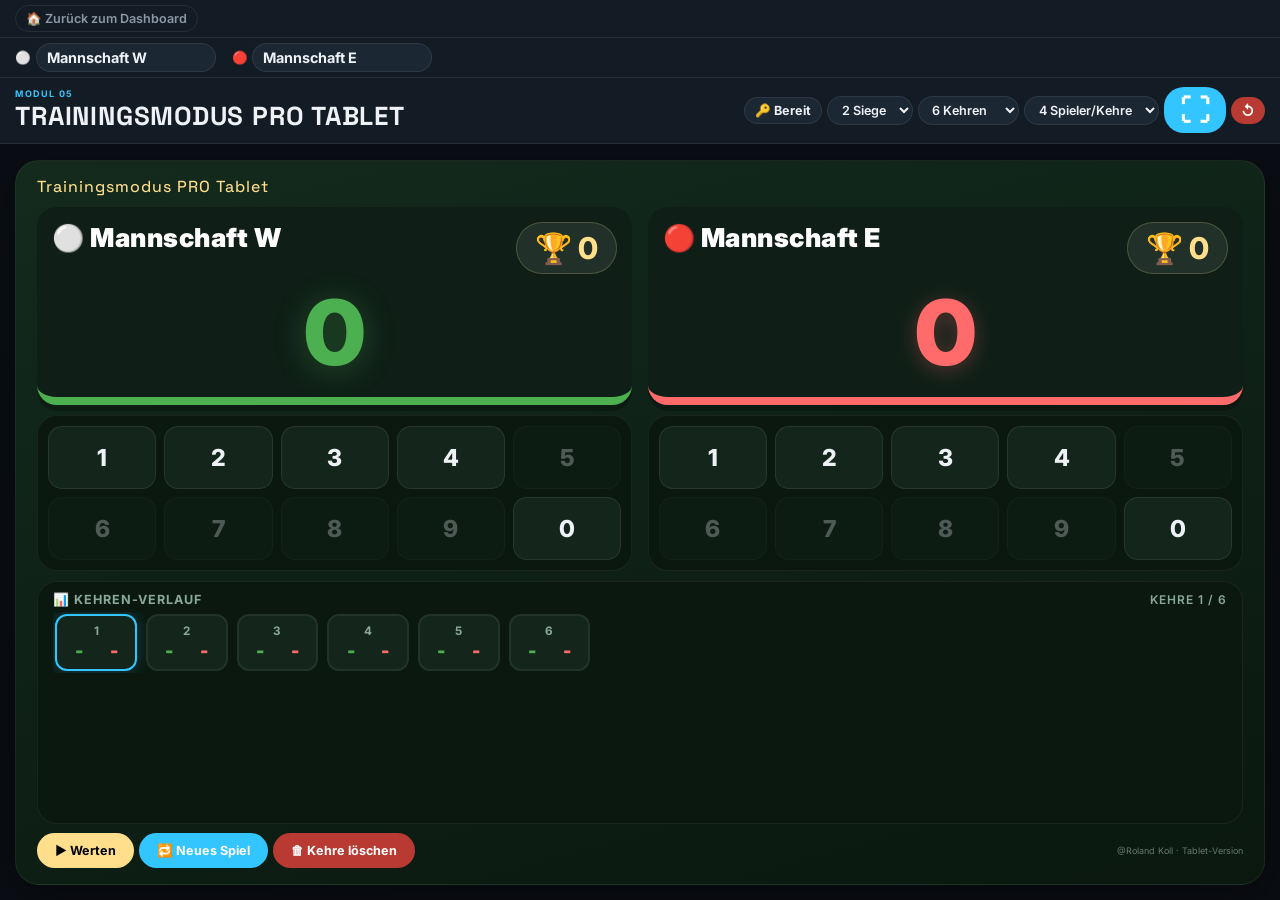
<file: index.html>
<!DOCTYPE html>
<html lang="de">
<head>
<meta charset="UTF-8">
<meta name="viewport" content="width=device-width, initial-scale=1.0, viewport-fit=cover, maximum-scale=1.0, user-scalable=no">
<title>Trainingsmodus Pro – Tablet</title>
<link rel="preconnect" href="https://fonts.googleapis.com">
<link href="https://fonts.googleapis.com/css2?family=Space+Grotesk:wght@500;700&family=Inter:wght@400;600;700&display=swap" rel="stylesheet">

<style>

:root{
    --green:#1f5e3a;
    --red:#b93a32;
    --gold:#ffdf8c;
    --dark:#102417;
    --light:#eef5e9;
    --border:#d7e4cf;

    --bg-main:#0a0e14;
    --bg-panel:#131b24;
    --line:rgba(255,255,255,0.08);
    --text-main:#eef2f6;
    --text-dim:#8a97a6;
    --accent:#33c5ff;
    --accent-hover:#5fd4ff;
    --font-display:"Space Grotesk","Inter",sans-serif;
    --font-body:"Inter",Segoe UI,Arial,sans-serif;

    --w-color:#4caf50;
    --e-color:#ff6b6b;

    /* ===== FLUIDE SKALIERUNG =====
       Alle Abstände/Schriftgrößen unten basieren auf vmin (= 1% der jeweils
       KLEINEREN Seite des Bildschirms - Breite oder Höhe, je nachdem was enger
       ist). Dadurch skaliert das Layout automatisch sinnvoll, egal ob ein
       Tablet quer (Breite ist meist ok, Höhe ist knapp - z.B. das fest
       verbaute 1024x600-Kioskdisplay) oder hochkant (Breite ist knapp)
       gehalten wird, und egal wie groß/klein/hochauflösend das jeweilige
       Gerät ist - ohne feste Gerätestufen wie vorher. clamp(min, bevorzugt,
       max) verhindert dabei, dass Text auf sehr großen oder sehr kleinen
       Screens unleserlich klein bzw. unnötig riesig wird. */
    --sp-1: clamp(3px, 0.55vmin, 8px);
    --sp-2: clamp(6px, 1.1vmin, 14px);
    --sp-3: clamp(8px, 1.7vmin, 20px);
    --sp-4: clamp(10px, 2.3vmin, 28px);

    --fs-2xs: clamp(9px, 1.15vmin, 12px);
    --fs-xs: clamp(10px, 1.4vmin, 13px);
    --fs-sm: clamp(11px, 1.6vmin, 15px);
    --fs-body: clamp(12px, 1.9vmin, 17px);
    --fs-md: clamp(14px, 2.3vmin, 20px);
    --fs-lg: clamp(17px, 3vmin, 26px);
    --fs-xl: clamp(21px, 3.8vmin, 34px);

    --radius-sm: clamp(8px, 1.6vmin, 14px);
    --radius-md: clamp(10px, 2.2vmin, 20px);
    --radius-lg: clamp(14px, 3vmin, 24px);
}

*{
    margin:0;
    padding:0;
    box-sizing:border-box;
    -webkit-tap-highlight-color: transparent;
}

html, body {
    height: 100%;
    height: 100dvh;
    overflow: hidden;
}

body{
    font-family:var(--font-body);
    background:linear-gradient(160deg,var(--bg-main),#0a0d12);
    color:var(--text-main);
    display: flex;
    flex-direction: column;
    overflow: hidden;
}

.topbar{
    position: sticky;
    top: 0;
    z-index: 501;
    background:var(--bg-panel);
    border-bottom:1px solid var(--line);
    padding:var(--sp-1) var(--sp-3);
    display:flex;
    justify-content:space-between;
    align-items:center;
    flex-shrink:0;
    font-size:var(--fs-xs);
    gap:var(--sp-2);
}
.topbar .topbar-links{
    display:flex;
    align-items:center;
    gap:var(--sp-2);
}
.topbar a, .topbar button.linkish{
    color:var(--text-dim);
    text-decoration:none;
    background:none;
    border:1px solid var(--line);
    padding:var(--sp-1) var(--sp-2);
    border-radius:20px;
    font-size:var(--fs-xs);
    font-weight:600;
}
.topbar a:hover, .topbar button.linkish:hover{ color:var(--text-main); border-color:var(--text-dim); background:none; }

/* ===== MANNSCHAFTSNAMEN (frei editierbar) ===== */
.team-name-row{
    display:flex;
    gap:var(--sp-3);
    flex-wrap:wrap;
    align-items:center;
    padding:var(--sp-1) var(--sp-3);
    background:var(--bg-panel);
    border-bottom:1px solid var(--line);
    flex-shrink:0;
}
.team-name-row label{
    display:flex;
    align-items:center;
    gap:var(--sp-1);
    font-size:var(--fs-xs);
    font-weight:700;
    color:var(--text-dim);
}
.team-name-row input{
    background:#1c2734;
    color:var(--text-main);
    border:1px solid var(--line);
    font-weight:700;
    font-size:var(--fs-sm);
    padding:var(--sp-1) var(--sp-2);
    width:clamp(100px, 16vw, 180px);
    max-width:40vw;
}
.team-name-row input:focus{
    outline:2px solid var(--accent);
}

.header{
    position: sticky;
    top: 0;
    z-index: 500;
    background:var(--bg-panel);
    border-bottom:1px solid var(--line);
    color:var(--text-main);
    padding:var(--sp-2) var(--sp-3);
    display:flex;
    justify-content:space-between;
    align-items:center;
    flex-wrap:wrap;
    gap:var(--sp-2);
    flex-shrink:0;
}

.header h1{
    font-family:var(--font-display);
    letter-spacing:0.03em;
    text-transform:uppercase;
    font-size:var(--fs-lg);
    color:var(--text-main);
}
.header h1::before{
    content:"Modul 05";
    display:block;
    font-family:var(--font-body);
    text-transform:uppercase;
    letter-spacing:0.14em;
    font-size:clamp(7px, 1vmin, 10px);
    color:var(--accent);
    font-weight:700;
}

.header-controls{
    display:flex;
    gap:var(--sp-1);
    flex-wrap:wrap;
    align-items:center;
}

button,
select,
input{
    border:none;
    border-radius:20px;
    padding:var(--sp-1) var(--sp-2);
    font-size:var(--fs-body);
    touch-action: manipulation;
    font-family:inherit;
}

button{
    cursor:pointer;
    background:var(--accent);
    color:white;
    font-weight:700;
    touch-action: manipulation;
    transition: transform 0.1s, background 0.15s;
}
button:hover{
    background:var(--accent-hover);
}

button:active {
    transform: scale(0.95);
}

.header-controls select{
    background:#1c2734;
    color:var(--text-main);
    border:1px solid var(--line);
    font-weight:600;
    font-size:var(--fs-xs);
    padding:var(--sp-1) var(--sp-2);
}

.header-controls button{
    padding:var(--sp-1) var(--sp-2);
    font-size:var(--fs-sm);
}

/* Vollbild-Button: deutlich größer/quadratischer als die übrigen Header-Buttons,
   da das ⛶-Symbol bei reiner Touch-Bedienung auf dem Tablet sonst zu klein und
   schwer zu treffen/erkennen ist. */
.fullscreen-btn{
    font-size:clamp(20px, 3.4vmin, 30px) !important;
    line-height:1;
    padding:clamp(4px, 0.9vmin, 8px) clamp(10px, 1.8vmin, 16px) !important;
}

.keyboard-status {
    font-size: var(--fs-xs);
    padding: var(--sp-1) var(--sp-2);
    border-radius: 20px;
    background: #1c2734;
    color: var(--text-main);
    font-weight: 700;
    border:1px solid var(--line);
    white-space:nowrap;
}

.keyboard-status.waiting { background: #7a6a00; }
.keyboard-status.team-e { background: var(--e-color); color:#2a0505; }
.keyboard-status.team-w { background: var(--w-color); color:#062b09; }
.keyboard-status.training-ended { background: #9c27b0; color:#fff; }
.keyboard-status.pending { background: var(--gold); color:#332400; animation: blink 0.8s ease-in-out infinite; }

@keyframes blink {
    0%, 100% { opacity: 1; }
    50% { opacity: 0.55; }
}

.layout{
    flex: 1;
    padding:var(--sp-3);
    overflow: hidden;
    min-height: 0;
}

/* ===== ARENA (Hauptbildschirm = Zuschauermonitor-Layout) ===== */
.arena{
    width:100%;
    max-width:1900px;
    height:100%;
    background:linear-gradient(165deg,#132a1d,#0a1810);
    border:1px solid rgba(255,255,255,0.06);
    border-radius:var(--radius-lg);
    overflow:hidden;
    box-shadow:0 10px 40px rgba(0,0,0,.4);
    display:flex;
    flex-direction:column;
    margin: 0 auto;
    padding:var(--sp-3) var(--sp-4);
    gap:var(--sp-2);
    color:#fff;
}

.arena-top{
    display:flex;
    justify-content:space-between;
    align-items:center;
    flex-wrap:wrap;
    gap:var(--sp-2);
    flex-shrink:0;
}

.arena-title{
    font-family:var(--font-display);
    font-size:var(10pix, 3.4vmin, 30px);
    font-weight:450;
    color:var(--gold);
    letter-spacing:1px;
}

.pending-preview{
    font-size:var(--fs-xs);
    font-weight:800;
    padding:var(--sp-1) var(--sp-3);
    border-radius:20px;
    background:var(--gold);
    color:#332400;
    display:none;
}
.pending-preview.show{ display:inline-block; animation: blink 0.8s ease-in-out infinite; }

/* ===== TEAMS ROW =====
   Bleibt bewusst bis zu sehr schmalen Breiten 2-spaltig (Tablets im Quer- wie
   Hochformat) - erst wenn das Gerät hochkant gehalten wird oder wirklich eng
   ist (Media Query weiter unten), wird auf eine Spalte umgeschaltet. */
.teams-row{
    display:grid;
    grid-template-columns: 1fr 1fr;
    gap:var(--sp-3);
    flex-shrink:0;
    align-items:start;
}

.team-column{
    display:flex;
    flex-direction:column;
    gap:var(--sp-2);
}

/* ===== ZIFFERNBLOCK (Tablet-Touch-Eingabe je Mannschaft) ===== */
.keypad-panel{
    background:#0a1810;
    border-radius:var(--radius-md);
    padding:var(--sp-2);
    border:1px solid rgba(255,255,255,0.06);
}
.keypad-grid{
    display:grid;
    grid-template-columns: repeat(5, 1fr);
    gap:clamp(4px, 0.9vmin, 8px);
}
.keypad-btn{
    background:#14261c;
    color:var(--text-main);
    border:1px solid rgba(255,255,255,0.08);
    border-radius:clamp(8px, 1.6vmin, 14px);
    font-size:clamp(0.9rem, 2.6vmin, 1.5rem);
    font-weight:800;
    padding:clamp(8px, 1.8vmin, 16px) 0;
    cursor:pointer;
    touch-action:manipulation;
    transition: transform 0.1s, background 0.15s;
}
.keypad-btn:active{ transform:scale(0.93); background:#1c362a; }
.keypad-btn:disabled{ opacity:0.3; cursor:default; }
.keypad-btn:disabled:active{ transform:none; background:#14261c; }
.team-column.w .keypad-btn:active{ background:#1c3d24; border-color:var(--w-color); }
.team-column.e .keypad-btn:active{ background:#3d1c1c; border-color:var(--e-color); }

.team-block{
    background:#0f1f17;
    border-radius:var(--radius-md);
    padding:var(--sp-3);
    border-bottom:clamp(4px, 0.9vmin, 8px) solid var(--w-color);
    box-shadow:0 clamp(3px, 0.7vmin, 6px) 0 rgba(0,0,0,.25);
    display:flex;
    flex-direction:column;
    gap:var(--sp-2);
    transition: all 0.25s ease;
    cursor:pointer;
}
.team-block.e{ border-bottom-color:var(--e-color); }

.team-block.selected{
    transform: scale(1.015);
}
.team-block.w.selected{
    background:#123320;
    box-shadow:0 0 0 3px var(--w-color), 0 6px 0 rgba(0,0,0,.25);
}
.team-block.e.selected{
    background:#331414;
    box-shadow:0 0 0 3px var(--e-color), 0 6px 0 rgba(0,0,0,.25);
}

.team-block.flash{
    animation: teamFlash 0.6s ease;
}
@keyframes teamFlash {
    0%{ box-shadow:0 0 0 rgba(255,255,255,0); }
    35%{ box-shadow:0 0 45px 12px rgba(255,255,255,0.55); }
    100%{ box-shadow:0 0 0 rgba(255,255,255,0); }
}

.team-head{
    display:flex;
    justify-content:space-between;
    align-items:flex-start;
}

.team-label{
    font-weight:900;
    font-size:var(--fs-lg);
    letter-spacing:0.5px;
}
.team-label .key-hint{ font-size:var(--fs-2xs); color:#8aa89a; font-weight:600; display:block; }

.team-wins-big {
    font-size: clamp(19px, 3.4vmin, 30px);
    background: rgba(255,255,255,0.08);
    color: var(--gold);
    padding: clamp(4px, 0.9vmin, 7px) clamp(10px, 2vmin, 18px);
    border-radius: 40px;
    font-weight: 800;
    border: 1px solid rgba(255,223,140,0.2);
    white-space:nowrap;
}

/* Ergebnis-Anzeige: skaliert über vmin am stärksten mit, weil sie das visuell
   wichtigste Element ist - bleibt auf sehr kleinen Screens trotzdem noch
   lesbar (Untergrenze) und wird auf großen Monitoren nicht unnötig riesig
   (Obergrenze). */
.team-score-big {
    font-size: clamp(2.4rem, 10vmin, 7rem);
    font-weight: 900;
    color: var(--w-color);
    line-height: 1;
    text-shadow: 0 4px 30px rgba(76,175,80,0.35);
    text-align:center;
    padding: clamp(2px, 0.5vmin, 4px) 0;
}
.team-block.e .team-score-big { color: var(--e-color); text-shadow: 0 4px 20px rgba(255,107,107,0.3); }

/* ===== EINGABE-HINWEIS (externes Tastenfeld, kein Bildschirm-Ziffernblock) ===== */
.input-hint-panel{
    background:#0a1810;
    border-radius:var(--radius-lg);
    padding:var(--sp-3);
    border:1px solid rgba(255,255,255,0.06);
    display:flex;
    flex-direction:column;
    gap:var(--sp-2);
    align-items:center;
    justify-content:center;
    text-align:center;
}
.input-hint-status{
    font-size:var(--fs-body);
    font-weight:800;
    color:#eef2f6;
}
.input-hint-keys{
    font-size:var(--fs-xs);
    color:#8aa89a;
    line-height:1.6;
}
.input-hint-keys kbd{
    background:#1c2734;
    border:1px solid rgba(255,255,255,0.15);
    border-radius:6px;
    padding:2px 7px;
    font-family:inherit;
    font-weight:700;
    color:#eef2f6;
}

/* ===== KEHREN-VERLAUF (unterer Bereich, etwas wichtiger als die Historie) ===== */
.kehren-verlauf-panel{
    background:#0a1810;
    border-radius:var(--radius-md);
    padding:var(--sp-2) var(--sp-3);
    border:1px solid rgba(255,255,255,0.06);
    flex:1.3 1 0;
    min-height:0;
    display:flex;
    flex-direction:column;
    gap:var(--sp-1);
}

.kehren-verlauf-panel h4{
    color:#8aa89a;
    font-size:var(--fs-xs);
    text-transform:uppercase;
    letter-spacing:1px;
    font-weight:700;
    flex-shrink:0;
    display:flex;
    justify-content:space-between;
    align-items:center;
}

.kehren-verlauf-grid{
    display:grid;
    grid-template-columns: repeat(auto-fill, minmax(clamp(56px, 9vmin, 90px), 1fr));
    gap:clamp(5px, 1vmin, 10px);
    overflow-y:auto;
    padding:2px;
    min-height:0;
}

.verlauf-item{
    background:#14261c;
    border-radius:clamp(8px, 1.4vmin, 12px);
    padding:clamp(4px, 0.9vmin, 8px) clamp(3px, 0.6vmin, 4px);
    text-align:center;
    border:2px solid rgba(255,255,255,0.06);
    cursor:pointer;
    transition:0.15s;
}
.verlauf-item:hover{ border-color:rgba(255,255,255,0.2); }
.verlauf-item.is-active{
    border-color:var(--accent);
    box-shadow:0 0 16px rgba(51,197,255,0.25);
}
.verlauf-item.is-completed{
    border-color:#ff9800;
}
.verlauf-item.is-target{
    border-color:var(--gold);
    box-shadow:0 0 18px rgba(255,223,140,0.35);
    background:#241f0d;
}

.verlauf-item .v-number{ font-weight:700; color:#8aa89a; font-size:clamp(0.6rem, 1.3vmin, 0.8rem); }
.verlauf-item .v-points{
    font-weight:900;
    display:flex;
    justify-content:space-around;
    font-size:clamp(0.8rem, 2vmin, 1.15rem);
    margin-top:2px;
}
.verlauf-item .v-points .w{ color:var(--w-color); }
.verlauf-item .v-points .e{ color:var(--e-color); }
.verlauf-item .v-scorer{
    font-size:clamp(0.55rem, 1vmin, 0.6rem);
    color:#65796d;
    margin-top:2px;
    white-space:nowrap;
    overflow:hidden;
    text-overflow:ellipsis;
}

/* ===== FOOTER-ROW (im arena) ===== */
.arena-footer{
    display:flex;
    justify-content:center;
    align-items:center;
    gap:var(--sp-1);
    flex-wrap:wrap;
    flex-shrink:0;
}
.arena-footer button{
    padding:clamp(6px, 1.4vmin, 10px) clamp(12px, 2.4vmin, 18px);
    font-size:var(--fs-xs);
}
.arena-footer .footer-right {
    font-size:clamp(0.55rem, 1vmin, 0.72rem);
    color:#65796d;
    margin-left:auto;
}

/* ===== TRAINING BEENDET / MODALS (unverändert-ähnlich) ===== */
.training-ended-overlay {
    position: fixed; inset:0;
    background: rgba(0,0,0,0.7);
    display: none;
    justify-content: center;
    align-items: center;
    z-index: 20000;
    backdrop-filter: blur(5px);
}
.training-ended-overlay.show { display: flex; }
.training-ended-box {
    background: white; color:#222;
    border-radius: 30px;
    padding: clamp(20px, 5vmin, 50px);
    max-width: 500px;
    width: 90%;
    text-align: center;
    animation: pulse 1.5s ease-in-out;
}
@keyframes pulse {
    0% { transform: scale(0.9); opacity: 0; }
    50% { transform: scale(1.05); }
    100% { transform: scale(1); opacity: 1; }
}
.training-ended-box .trophy { font-size: 4rem; margin-bottom: 10px; }
.training-ended-box h2 { font-size: 2rem; margin-bottom: 10px; color: var(--green); }
.training-ended-box .winner-name { font-size: 2.5rem; font-weight: 900; color: var(--red); margin: 15px 0; }
.training-ended-box .score-summary { font-size: 1.2rem; color: #555; margin: 10px 0 20px; }
.training-ended-box .enter-hint { font-size: 0.9rem; color: #888; margin-top: 10px; padding: 8px; background: #f5f5f5; border-radius: 8px; }
.training-ended-box button { padding: 12px 30px; font-size: 1.1rem; background: var(--green); color: white; border-radius: 12px; border: none; cursor: pointer; font-weight: 700; }

.toast{
    position:fixed; bottom:20px; left:50%; transform:translateX(-50%);
    background:#111; color:white; padding:14px 20px; border-radius:14px;
    opacity:0; transition:.3s; z-index:9999; pointer-events: none;
    font-size:1rem; max-width:90%; text-align:center;
}
.toast.show{ opacity:1; }
.toast.winner{ background: #4caf50; font-weight:700; font-size:1.2rem; }
.toast.warn{ background: #b93a32; font-weight:700; }


.gold{ background:var(--gold); color:black; }
.gold:active{ background:#f0c860; }

/* ===== UNENTSCHIEDEN – KEHRE ERWEITERN (NEU) ===== */
.tie-break-overlay {
    position: fixed; inset:0;
    background: rgba(0,0,0,0.7);
    display: none;
    justify-content: center;
    align-items: center;
    z-index: 20001;
    backdrop-filter: blur(5px);
}
.tie-break-overlay.show { display: flex; }
.tie-break-box {
    background: white; color:#222;
    border-radius: 30px;
    padding: clamp(18px, 4vmin, 40px);
    max-width: 460px;
    width: 90%;
    text-align: center;
}
.tie-break-icon{ font-size:3rem; margin-bottom:6px; }
.tie-break-box h2{ font-size:1.6rem; margin-bottom:8px; color:var(--green); }
.tie-break-score{
    font-size:2.2rem; font-weight:900; color:var(--gold);
    background:#102417; display:inline-block; padding:6px 24px;
    border-radius:16px; margin:10px 0;
}
.tie-break-hint{ font-size:0.9rem; color:#666; margin:14px 0 20px; line-height:1.5; }
.tie-break-buttons{ display:flex; gap:10px; justify-content:center; flex-wrap:wrap; }
.tie-break-buttons button{
    padding:12px 22px; font-size:1rem; background:var(--green); color:white;
    border-radius:14px; border:none; cursor:pointer; font-weight:700;
}

/* ===== RESPONSIVE-STRUKTUR =====
   Die feste Skalierung oben (clamp()+vmin) deckt bereits jede Bildschirmgröße
   fließend ab - hier geht es nur noch um die STRUKTUR: Wann werden die beiden
   Mannschaftsspalten untereinander statt nebeneinander angezeigt? Das hängt
   nicht von der reinen Größe ab (ein großes Tablet im Hochformat ist trotzdem
   schmal), sondern vom Seitenverhältnis - deshalb orientation:portrait statt
   einer festen Pixel-Schwelle. Zusätzlich eine schmale Breite als Fallback für
   sehr schmale Fenster im Querformat (z.B. Splitscreen). */
@media (orientation: portrait), (max-width: 640px){
    .teams-row{ grid-template-columns: 1fr; }
}
</style>
</head>
<body>

<div class="topbar">
    <div class="topbar-links">
        <a href="dashboard.html">🏠 Zurück zum Dashboard</a>
    </div>
</div>

<div class="team-name-row">
    <label>⚪ <input type="text" id="teamNameInputW" maxlength="24" placeholder="Mannschaftsname W" oninput="updateTeamName('w', this.value)"></label>
    <label>🔴 <input type="text" id="teamNameInputE" maxlength="24" placeholder="Mannschaftsname E" oninput="updateTeamName('e', this.value)"></label>
</div>

<div class="header">
    <h1>Trainingsmodus Pro Tablet</h1>

    <div class="header-controls">
        <span class="keyboard-status" id="keyboardStatus">🔑 Bereit</span>

        <select id="gamesSelect">
            <option value="2" selected>2 Siege</option>
            <option value="3">3 Siege</option>
            <option value="4">4 Siege</option>
            <option value="5">5 Siege</option>
            <option value="6">6 Siege</option>
        </select>

        <select id="kehrenSelect">
            <option value="4">4 Kehren</option>
            <option value="6" selected>6 Kehren</option>
            <option value="8">8 Kehren</option>
            <option value="10">10 Kehren</option>
        </select>

        <select id="playerCount">
            <option value="3">3 Spieler/Kehre</option>
            <option value="4" selected>4 Spieler/Kehre</option>
            <option value="5">5 Spieler/Kehre</option>
            <option value="6">6 Spieler/Kehre</option>
        </select>

        <button class="fullscreen-btn" onclick="toggleFullscreen()" title="Vollbild ein/aus">⛶</button>
        <button onclick="fullReset()" style="background:#b93a32;" title="Kompletter Reset">↺</button>
    </div>
</div>

<div class="layout" id="layout"></div>

<!-- Training beendet Overlay -->
<div class="training-ended-overlay" id="trainingEndedOverlay">
    <div class="training-ended-box">
        <div class="trophy">🏆</div>
        <h2>Training beendet!</h2>
        <div class="winner-name" id="winnerName">Mannschaft W</div>
        <div class="score-summary" id="scoreSummary">Siege: 2 : 0</div>
        <div class="enter-hint">Antippen Sie „Neues Training starten“ für den nächsten Durchgang</div>
        <button onclick="startNewTraining()">Neues Training starten</button>
    </div>
</div>

<!-- Unentschieden – automatische Kehren-Verlängerung (NEU): es gibt kein Unentschieden zum Werten,
     es werden automatisch immer 2 weitere Kehren gespielt, bis ein Sieger feststeht
     (wie im echten Eisstocksport). Kein Klick nötig - die Verlängerung startet sofort,
     dieses Fenster ist nur eine Info und schließt sich von selbst. -->
<div class="tie-break-overlay" id="tieBreakOverlay">
    <div class="tie-break-box">
        <div class="tie-break-icon">🤝</div>
        <h2>Unentschieden!</h2>
        <div class="tie-break-score" id="tieBreakScore">0 : 0</div>
        <p class="tie-break-hint" id="tieBreakHint">Nach allen Kehren steht es unentschieden. Es werden automatisch 2 weitere Kehren gespielt.</p>
        <div class="tie-break-buttons">
            <button onclick="closeTieBreakDialog()">Verstanden</button>
        </div>
    </div>
</div>

<div class="toast" id="toast"></div>

<!-- Eigenständiges Einzelprogramm für Tablets: keine Zugangssperre
     (requireGate()/requireLogin() werden bewusst nicht aufgerufen) - sofort
     einsatzbereit, ohne Login. Ein einfacher Link zurück zum Dashboard ist
     trotzdem vorhanden (siehe .topbar oben), damit man von hier aus wieder
     ins Portal wechseln kann. -->
<script>
const PENDING_DIGIT_TIMEOUT = 650;

// Mannschaftsnamen sind frei editierbar (Textfeld oben) statt fest "Mannschaft W/E" -
// gleicher localStorage-Key wie 05_Trainingsmodus_Pro.html, damit ein einmal
// vergebener Name auf beiden Varianten übernommen wird.
const TEAM_NAMES_STORAGE_KEY = 'esv_grein_team_namen';
const DEFAULT_TEAM_NAMES = { w: 'Mannschaft W', e: 'Mannschaft E' };

function loadTeamNames() {
    try {
        const data = localStorage.getItem(TEAM_NAMES_STORAGE_KEY);
        if (data) {
            const parsed = JSON.parse(data);
            if (parsed && typeof parsed.w === 'string' && typeof parsed.e === 'string') {
                return {
                    w: parsed.w.trim() || DEFAULT_TEAM_NAMES.w,
                    e: parsed.e.trim() || DEFAULT_TEAM_NAMES.e
                };
            }
        }
    } catch (e) {}
    return { w: DEFAULT_TEAM_NAMES.w, e: DEFAULT_TEAM_NAMES.e };
}

function saveTeamNames() {
    try { localStorage.setItem(TEAM_NAMES_STORAGE_KEY, JSON.stringify(state.teamNames)); } catch (e) {}
}

function updateTeamName(team, value) {
    state.teamNames[team] = value;
    saveTeamNames();
    render();
}

function syncTeamNameInputs() {
    const wInput = document.getElementById('teamNameInputW');
    const eInput = document.getElementById('teamNameInputE');
    if (wInput && document.activeElement !== wInput) wInput.value = state.teamNames.w;
    if (eInput && document.activeElement !== eInput) eInput.value = state.teamNames.e;
}

function refreshTeamNamesIfChanged() {
    const fresh = loadTeamNames();
    if (fresh.w === state.teamNames.w && fresh.e === state.teamNames.e) return;
    state.teamNames = fresh;
    syncTeamNameInputs();
    render();
}

window.addEventListener('storage', function (e) {
    if (e.key === TEAM_NAMES_STORAGE_KEY) refreshTeamNamesIfChanged();
});

// ===== STATE =====
const state = {
    kehren: 6,
    baseKehren: 6,                  // konfigurierte Kehren-Anzahl (Dropdown) - bei Unentschieden werden
                                     // automatisch 2er-Blöcke an "kehren" angehängt, "baseKehren" bleibt
                                     // die Grundeinstellung, auf die nach dem Spiel zurückgesetzt wird.
    winsToChampion: 2,
    playerCount: 4,
    arena: null,                    // wird gleich nach der Deklaration gesetzt (siehe unten)
    selectedTeam: null,             // 'w' | 'e' | null
    isTrainingEnded: false,
    targetKehre: null,              // manuell angetippte Kehre (Korrektur), sonst null = automatisch
    pendingDigit: null,             // { digit, timeoutId } für 2-stellige Eingabe (z.B. "10")
    teamNames: loadTeamNames()
};
// createArena() liest state.kehren, daher erst NACH der obigen Deklaration aufrufen
// (sonst "Cannot access 'state' before initialization").
state.arena = createArena();

// ===== KEYBOARD (optional – z.B. externe Tastatur/Nummernblock am Raspberry) =====
function setupKeyboard() {
    document.addEventListener('keydown', function(e) {
        if (e.key === 'Enter' || e.key === 'NumpadEnter') {
            e.preventDefault();
            if (state.isTrainingEnded) {
                startNewTraining();
                toast('🔄 Neues Training gestartet!');
            } else {
                evaluateGame();
            }
            return;
        }

        if (e.key === 'Escape') {
            if (state.pendingDigit) {
                e.preventDefault();
                cancelPendingDigit();
                return;
            }
            if (document.fullscreenElement) {
                document.exitFullscreen();
            }
            return;
        }

        if (state.isTrainingEnded) return;

        if (e.key === '/' || e.key === 'Divide' || e.code === 'NumpadDivide') {
            e.preventDefault();
            deleteKehreEntry();
            return;
        }

        if (e.key === '-' || e.key === 'Minus' || e.key === 'Subtract') {
            e.preventDefault();
            selectTeam('e');
            return;
        }

        if (e.key === '+' || e.key === 'Plus' || e.key === 'Add' || e.key === '=') {
            e.preventDefault();
            selectTeam('w');
            return;
        }

        const numMap = {
            'Numpad0':'0','Numpad1':'1','Numpad2':'2','Numpad3':'3','Numpad4':'4',
            'Numpad5':'5','Numpad6':'6','Numpad7':'7','Numpad8':'8','Numpad9':'9'
        };
        if (/^[0-9]$/.test(e.key)) {
            e.preventDefault();
            handleDigit(e.key);
            return;
        }
        if (numMap[e.key]) {
            e.preventDefault();
            handleDigit(numMap[e.key]);
            return;
        }
    });
}

// ===== TEAM AUSWAHL =====
function selectTeam(team) {
    if (state.isTrainingEnded) {
        toast('Training ist beendet! „Neues Training starten“ antippen');
        return;
    }
    state.selectedTeam = (state.selectedTeam === team) ? null : team;
    updateKeyboardStatus();
    render();
    if (state.selectedTeam) {
        flashTeam(state.selectedTeam);
    }
}

function flashTeam(team) {
    requestAnimationFrame(() => {
        const el = document.getElementById('teamBlock-' + team);
        if (!el) return;
        el.classList.remove('flash');
        // reflow um die Animation erneut zu starten
        void el.offsetWidth;
        el.classList.add('flash');
        setTimeout(() => el.classList.remove('flash'), 650);
    });
}

// ===== ZIFFERNEINGABE (Kehren-Ergebnis: 1- oder 2-stellig) =====
// tapDigit() verbindet Mannschaft-Wahl + Ziffer in einem Antippen (Touch-Ziffernblock
// unter jeder Mannschaft) - handleDigit() selbst bleibt unverändert nutzbar
// (z.B. für eine evtl. angeschlossene externe Tastatur).
function tapDigit(team, digit) {
    if (state.isTrainingEnded) {
        toast('Training ist beendet! Bitte „Neues Training starten“ antippen');
        return;
    }
    if (state.selectedTeam !== team) {
        state.selectedTeam = team;
        flashTeam(team);
    }
    handleDigit(digit);
}

function handleDigit(d) {
    if (state.isTrainingEnded) {
        toast('Training ist beendet! „Neues Training starten“ antippen');
        return;
    }
    if (!state.selectedTeam) {
        toast('⚠️ Bitte zuerst Mannschaft wählen ( + oder − / Kachel antippen)');
        return;
    }

    const arena = state.arena;
    if (hasWinner(arena)) {
        endTraining(arena);
        return;
    }

    const maxPoints = state.playerCount;

    if (state.pendingDigit) {
        clearTimeout(state.pendingDigit.timeoutId);
        const first = state.pendingDigit.digit;
        state.pendingDigit = null;
        const combined = Number(first + d);
        if (first === '1' && d === '0' && combined <= maxPoints) {
            commitValue(combined);
        } else {
            commitValue(Number(first));
            toast('ℹ️ Zweite Ziffer ignoriert – bitte Mannschaft erneut wählen');
        }
        render();
        return;
    }

    // Möglicher Start einer 2-stelligen Eingabe (aktuell nur relevant für "10")
    if (d === '1' && maxPoints >= 10) {
        state.pendingDigit = {
            digit: d,
            timeoutId: setTimeout(() => {
                commitValue(1);
                render();
            }, PENDING_DIGIT_TIMEOUT)
        };
        render();
        return;
    }

    const v = Number(d);
    if (v > maxPoints) {
        toast(`⚠️ Maximal ${maxPoints} Punkte pro Kehre möglich`);
        return;
    }
    commitValue(v);
}

function cancelPendingDigit() {
    if (state.pendingDigit) {
        clearTimeout(state.pendingDigit.timeoutId);
        state.pendingDigit = null;
        render();
        toast('Eingabe abgebrochen');
    }
}

function activeKehreIndexForEntry() {
    if (state.targetKehre !== null && state.targetKehre !== undefined) return state.targetKehre;
    return activeKehre(state.arena) - 1;
}

function commitValue(v) {
    const arena = state.arena;
    const idx = activeKehreIndexForEntry();
    if (idx < 0 || idx >= state.kehren) return;

    const team = state.selectedTeam;
    if (team === 'w') {
        arena.pointsA[idx] = v;
        if (arena.pointsB[idx] === null) arena.pointsB[idx] = 0;
    } else {
        arena.pointsB[idx] = v;
        if (arena.pointsA[idx] === null) arena.pointsA[idx] = 0;
    }

    const otherValue = team === 'w' ? arena.pointsB[idx] : arena.pointsA[idx];
    const teamName = team === 'w' ? 'W' : 'E';
    const otherName = team === 'w' ? 'E' : 'W';

    state.selectedTeam = null;
    state.targetKehre = null;
    updateKeyboardStatus();
    render();

    toast(`✅ Kehre ${idx + 1}: ${teamName} ${v} | ${otherName} ${otherValue}`);

    if (checkAllKehrenFull(arena)) {
        setTimeout(() => {
            toast('📊 Alle Kehren gespielt - Wertung läuft...');
            setTimeout(() => evaluateGame(), 500);
        }, 300);
    }
}

// ===== KEHRE ANTIPPEN (Korrektur-Ziel wählen) =====
function toggleKehreTarget(idx) {
    if (state.isTrainingEnded) return;
    state.targetKehre = (state.targetKehre === idx) ? null : idx;
    render();
}

function getMostRecentCompletedIndex(arena) {
    for (let i = state.kehren - 1; i >= 0; i--) {
        if (arena.pointsA[i] !== null || arena.pointsB[i] !== null) return i;
    }
    return -1;
}

function deleteKehreEntry() {
    if (state.isTrainingEnded) {
        toast('Training ist beendet! „Neues Training starten“ antippen');
        return;
    }
    const arena = state.arena;
    let idx = state.targetKehre;
    if (idx === null || idx === undefined) {
        idx = getMostRecentCompletedIndex(arena);
    }
    if (idx === -1 || idx === null || idx === undefined) {
        toast('Keine Kehre zum Löschen vorhanden');
        return;
    }
    if (arena.pointsA[idx] === null && arena.pointsB[idx] === null) {
        toast(`Kehre ${idx + 1} ist bereits leer`);
        return;
    }
    arena.pointsA[idx] = null;
    arena.pointsB[idx] = null;
    arena.scorerA[idx] = null;
    arena.scorerB[idx] = null;
    state.targetKehre = idx;
    cancelPendingDigit();
    toast(`🗑️ Kehre ${idx + 1} gelöscht – bitte neu eingeben`);
    render();
}

// ===== SPIEL WERTEN =====
function evaluateGame() {
    const arena = state.arena;

    if (state.isTrainingEnded) {
        toast('Training ist beendet! „Neues Training starten“ antippen');
        return;
    }

    if (hasWinner(arena)) {
        endTraining(arena);
        return;
    }

    for (let i = 0; i < state.kehren; i++) {
        if (arena.pointsA[i] === null || arena.pointsB[i] === null) {
            toast('Bitte alle Kehren ausfüllen');
            return;
        }
    }

    const a = sum(arena.pointsA);
    const b = sum(arena.pointsB);

    if (state.kehren === state.baseKehren) {
        // Reguläres Spielende nach den eingestellten Kehren: Gesamtsumme entscheidet.
        // Bei Gleichstand werden automatisch 2 weitere Kehren gespielt (siehe unten) -
        // kein Unentschieden wird final gewertet.
        if (a === b) {
            extendKehren(a, b);
            return;
        }
        const winnerCode = a > b ? 'w' : 'e';
        toast(winnerCode === 'w' ? `⚪ ${state.teamNames.w} gewinnt (${a}:${b})` : `🔴 ${state.teamNames.e} gewinnt (${a}:${b})`);
        finishGame(winnerCode);
        return;
    }

    // Verlängerung aktiv: der zuletzt gespielte 2er-Block aus zusätzlichen Kehren
    // entscheidet per Punktesumme - genau wie beim Grundspiel, nur eben für je
    // 2 zusätzliche Kehren. Steht auch dieser Block unentschieden, werden automatisch
    // wieder 2 weitere Kehren gespielt, bis eine Mannschaft einen Block gewinnt.
    const blockA = (arena.pointsA[state.kehren - 2] || 0) + (arena.pointsA[state.kehren - 1] || 0);
    const blockB = (arena.pointsB[state.kehren - 2] || 0) + (arena.pointsB[state.kehren - 1] || 0);

    if (blockA === blockB) {
        extendKehren(a, b);
        return;
    }

    const winnerCode = blockA > blockB ? 'w' : 'e';
    toast(winnerCode === 'w'
        ? `⚪ ${state.teamNames.w} gewinnt die Verlängerung (${a}:${b})`
        : `🔴 ${state.teamNames.e} gewinnt die Verlängerung (${a}:${b})`);
    finishGame(winnerCode);
}

// Abschluss eines entschiedenen Spiels - erhöht den Sieg-Zähler, bereitet die
// nächste Runde vor.
function finishGame(winnerCode) {
    const arena = state.arena;
    if (winnerCode === 'w') arena.winsA++; else arena.winsB++;

    state.kehren = state.baseKehren;
    arena.pointsA = Array(state.kehren).fill(null);
    arena.pointsB = Array(state.kehren).fill(null);
    arena.scorerA = Array(state.kehren).fill(null);
    arena.scorerB = Array(state.kehren).fill(null);
    state.targetKehre = null;

    render();

    if (hasWinner(arena)) {
        setTimeout(() => endTraining(arena), 1000);
    } else {
        setTimeout(() => {
            toast(`🔄 Neues Spiel beginnt! Stand: W ${arena.winsA} : ${arena.winsB} E`);
            render();
        }, 500);
    }
}

// ===== UNENTSCHIEDEN: AUTOMATISCHE VERLÄNGERUNG UM JE 2 KEHREN (NEU) =====
// Fügt automatisch 2 weitere Kehren hinzu (kein Klick nötig) und zeigt kurz eine
// Info-Meldung, die sich von selbst schließt.
function extendKehren(a, b) {
    const arena = state.arena;
    arena.pointsA.push(null, null);
    arena.pointsB.push(null, null);
    arena.scorerA.push(null, null);
    arena.scorerB.push(null, null);
    state.kehren += 2;
    updateKeyboardStatus();
    showTieBreakDialog(a, b);
    render();
}

function showTieBreakDialog(a, b) {
    document.getElementById('tieBreakScore').textContent = `${a} : ${b}`;
    const hintEl = document.getElementById('tieBreakHint');
    if (hintEl) {
        hintEl.textContent = `Unentschieden (${a}:${b}) – es werden automatisch 2 weitere Kehren (Kehre ${state.kehren - 1} und ${state.kehren}) gespielt.`;
    }
    document.getElementById('tieBreakOverlay').classList.add('show');
    clearTimeout(state._tieBreakTimeout);
    state._tieBreakTimeout = setTimeout(closeTieBreakDialog, 3000);
}

function closeTieBreakDialog() {
    document.getElementById('tieBreakOverlay').classList.remove('show');
    clearTimeout(state._tieBreakTimeout);
}

// ===== TRAINING BEENDEN =====
function endTraining(arena) {
    state.isTrainingEnded = true;
    updateKeyboardStatus();

    const winnerKey = winnerTeamKey(arena);
    const winner = winnerKey ? state.teamNames[winnerKey] : '';
    const overlay = document.getElementById('trainingEndedOverlay');
    const winnerEl = document.getElementById('winnerName');
    const summaryEl = document.getElementById('scoreSummary');

    winnerEl.textContent = winner;
    winnerEl.style.color = winnerKey === 'w' ? '#4caf50' : '#ff6b6b';
    summaryEl.textContent = `Siege: ${arena.winsA} : ${arena.winsB}`;

    overlay.classList.add('show');

    const toastEl = document.getElementById('toast');
    toastEl.textContent = `🏆 ${winner} gewinnt das Training! „Neues Training starten“ antippen`;
    toastEl.className = 'toast show winner';
    clearTimeout(toastEl._timeout);
    toastEl._timeout = setTimeout(() => {
        toastEl.classList.remove('show');
        toastEl.className = 'toast';
    }, 5000);
}

function startNewTraining() {
    const overlay = document.getElementById('trainingEndedOverlay');
    overlay.classList.remove('show');

    state.isTrainingEnded = false;
    state.kehren = state.baseKehren;
    state.arena = createArena();
    state.selectedTeam = null;
    state.targetKehre = null;
    cancelPendingDigit();
    updateKeyboardStatus();
    render();
    toast('🔄 Neues Training gestartet!');
}

// ===== STATUS UPDATE =====
function updateKeyboardStatus() {
    const statusEl = document.getElementById('keyboardStatus');

    if (state.isTrainingEnded) {
        statusEl.textContent = '🏁 Training beendet - „Neues Training starten“ antippen';
        statusEl.className = 'keyboard-status training-ended';
        return;
    }

    if (state.pendingDigit) {
        statusEl.textContent = `⌨️ „${state.pendingDigit.digit}…” – 2. Ziffer?`;
        statusEl.className = 'keyboard-status pending';
        return;
    }

    if (state.selectedTeam) {
        const teamLabel = state.selectedTeam === 'w' ? '⚪ W' : '🔴 E';
        const idx = activeKehreIndexForEntry();
        const targetLabel = state.targetKehre !== null ? ` – Korrektur Kehre ${state.targetKehre + 1}` : ` – Kehre ${idx + 1}`;
        statusEl.textContent = `${teamLabel} ausgewählt${targetLabel} – Punkte eingeben`;
        statusEl.className = 'keyboard-status ' + (state.selectedTeam === 'w' ? 'team-w' : 'team-e');
    } else {
        statusEl.textContent = '🔑 Bereit';
        statusEl.className = 'keyboard-status';
    }
}

// ===== RENDER =====
function render() {
    document.getElementById('layout').innerHTML = renderArena(state.arena);
    if (!state.isTrainingEnded) {
        updateKeyboardStatus();
    }
    scrollToActiveVerlauf();
}

function renderArena(arena) {
    const scoreA = sum(arena.pointsA);
    const scoreB = sum(arena.pointsB);
    const activeIndex = activeKehre(arena) - 1;
    const entryIndex = activeKehreIndexForEntry();

    const wSelected = state.selectedTeam === 'w' ? 'selected' : '';
    const eSelected = state.selectedTeam === 'e' ? 'selected' : '';

    return `
    <div class="arena">
        <div class="arena-top">
            <div class="arena-title">Trainingsmodus PRO Tablet</div>
            <div class="pending-preview ${state.pendingDigit ? 'show' : ''}">Eingabe: ${state.pendingDigit ? state.pendingDigit.digit + '…' : ''}</div>
        </div>

        <div class="teams-row">
            ${renderTeamColumn('w', state.teamNames.w, '⚪', scoreA, arena.winsA, wSelected)}
            ${renderTeamColumn('e', state.teamNames.e, '🔴', scoreB, arena.winsB, eSelected)}
        </div>

        <div class="kehren-verlauf-panel" id="kehrenWrapper">
            <h4><span>📊 Kehren-Verlauf</span><span style="font-weight:600;font-size:0.75rem;">Kehre ${activeIndex+1} / ${state.kehren}</span></h4>
            <div class="kehren-verlauf-grid">
                ${renderVerlaufGrid(arena, activeIndex, entryIndex)}
            </div>
        </div>

        <div class="arena-footer">
            <button class="gold" onclick="evaluateGame()">▶ Werten</button>
            <button onclick="resetGame()">🔁 Neues Spiel</button>
            <button onclick="deleteKehreEntry()" style="background:var(--red);">🗑 Kehre löschen</button>
            <div class="footer-right">@Roland Koll · Tablet-Version</div>
        </div>
    </div>
    `;
}

function renderTeamColumn(team, label, icon, score, wins, selectedClass) {
    return `
    <div class="team-column ${team === 'e' ? 'e' : 'w'}">
        <div class="team-block ${team === 'e' ? 'e' : 'w'} ${selectedClass}" id="teamBlock-${team}" onclick="selectTeam('${team}')">
            <div class="team-head">
                <div class="team-label">${icon} ${label}</div>
                <div class="team-wins-big">🏆 ${wins}</div>
            </div>
            <div class="team-score-big">${score}</div>
        </div>
        ${renderKeypad(team)}
    </div>`;
}

function renderKeypad(team) {
    const maxPoints = state.playerCount;
    const digits = ['1','2','3','4','5','6','7','8','9','0'];
    const btns = digits.map(d => {
        const disabled = Number(d) > maxPoints && !(d === '0');
        return `<button class="keypad-btn" ${disabled ? 'disabled' : ''} onclick="tapDigit('${team}','${d}')">${d}</button>`;
    }).join('');
    return `
    <div class="keypad-panel">
        <div class="keypad-grid">${btns}</div>
    </div>`;
}

function renderVerlaufGrid(arena, activeIndex, entryIndex) {
    let html = '';
    for (let i = 0; i < state.kehren; i++) {
        const aVal = arena.pointsA[i] !== null ? arena.pointsA[i] : '-';
        const bVal = arena.pointsB[i] !== null ? arena.pointsB[i] : '-';
        const isActive = i === activeIndex;
        const isTarget = i === entryIndex && state.targetKehre !== null;
        const isCompleted = arena.pointsA[i] !== null && arena.pointsB[i] !== null;

        html += `
        <div class="verlauf-item ${isActive ? 'is-active' : ''} ${isCompleted ? 'is-completed' : ''} ${isTarget ? 'is-target' : ''}"
             onclick="toggleKehreTarget(${i})" title="Antippen zum Korrigieren">
            <div class="v-number">${i + 1}</div>
            <div class="v-points"><span class="w">${aVal}</span><span class="e">${bVal}</span></div>
        </div>`;
    }
    return html;
}

// ===== HELFER =====
function createArena() {
    return {
        teamA: 'Mannschaft W',
        teamB: 'Mannschaft E',
        pointsA: Array(state.kehren).fill(null),
        pointsB: Array(state.kehren).fill(null),
        scorerA: Array(state.kehren).fill(null),
        scorerB: Array(state.kehren).fill(null),
        winsA: 0,
        winsB: 0
    };
}

function activeKehre(arena) {
    for (let i = 0; i < state.kehren; i++) {
        if (arena.pointsA[i] === null || arena.pointsB[i] === null) {
            return i + 1;
        }
    }
    return state.kehren;
}

function hasWinner(arena) {
    return arena.winsA >= state.winsToChampion || arena.winsB >= state.winsToChampion;
}

// Liefert den Team-Schlüssel ('w'/'e') des Siegers, NICHT den (frei editierbaren)
// Anzeigenamen - so bleibt die Sieger-Erkennung stabil, egal wie die Mannschaft heißt.
function winnerTeamKey(arena) {
    if (arena.winsA >= state.winsToChampion) return 'w';
    if (arena.winsB >= state.winsToChampion) return 'e';
    return null;
}

function sum(arr) {
    return arr.reduce((a, b) => a + (b || 0), 0);
}

function checkAllKehrenFull(arena) {
    for (let i = 0; i < state.kehren; i++) {
        if (arena.pointsA[i] === null || arena.pointsB[i] === null) return false;
    }
    return true;
}

function scrollToActiveVerlauf() {
    setTimeout(() => {
        const wrapper = document.getElementById('kehrenWrapper');
        if (!wrapper) return;
        const activeItem = wrapper.querySelector('.verlauf-item.is-active');
        if (activeItem) {
            const wrapperRect = wrapper.getBoundingClientRect();
            const itemRect = activeItem.getBoundingClientRect();
            const isVisible = itemRect.top >= wrapperRect.top + 10 && itemRect.bottom <= wrapperRect.bottom - 10;
            if (!isVisible) {
                activeItem.scrollIntoView({ block: 'nearest', behavior: 'smooth' });
            }
        }
    }, 50);
}

function resetGame() {
    if (state.isTrainingEnded) {
        startNewTraining();
        return;
    }
    const arena = state.arena;
    state.kehren = state.baseKehren;
    arena.pointsA = Array(state.kehren).fill(null);
    arena.pointsB = Array(state.kehren).fill(null);
    arena.scorerA = Array(state.kehren).fill(null);
    arena.scorerB = Array(state.kehren).fill(null);
    arena.winsA = 0;
    arena.winsB = 0;
    state.selectedTeam = null;
    state.targetKehre = null;
    cancelPendingDigit();
    updateKeyboardStatus();
    render();
    toast('Spiel neu gestartet');
}

function fullReset() {
    state.kehren = state.baseKehren;
    state.arena = createArena();
    state.selectedTeam = null;
    state.targetKehre = null;
    state.isTrainingEnded = false;
    cancelPendingDigit();
    updateKeyboardStatus();
    document.getElementById('trainingEndedOverlay').classList.remove('show');
    render();
    toast('Kompletter Reset');
}

function toggleFullscreen() {
    if (!document.fullscreenElement) {
        document.documentElement.requestFullscreen().catch(() => {});
    } else {
        document.exitFullscreen();
    }
}

function toast(msg, type) {
    const t = document.getElementById('toast');
    t.textContent = msg;
    t.className = 'toast show';
    if (type === 'warn') t.classList.add('warn');
    clearTimeout(t._timeout);
    t._timeout = setTimeout(() => {
        t.classList.remove('show');
        t.className = 'toast';
    }, 3000);
}

// ===== EVENT-LISTENER (Header-Auswahl) =====
document.getElementById('playerCount').addEventListener('change', function(e) {
    if (state.isTrainingEnded) {
        toast('Training ist beendet! „Neues Training starten“ antippen');
        e.target.value = state.playerCount;
        return;
    }
    state.playerCount = Number(e.target.value);
    state.selectedTeam = null;
    cancelPendingDigit();
    updateKeyboardStatus();
    render();
    toast(`👥 ${state.playerCount} Spieler/Kehre`);
});

document.getElementById('kehrenSelect').addEventListener('change', function(e) {
    if (state.isTrainingEnded) {
        toast('Training ist beendet! „Neues Training starten“ antippen');
        e.target.value = state.baseKehren;
        return;
    }
    state.kehren = Number(e.target.value);
    state.baseKehren = state.kehren;
    state.arena.pointsA = Array(state.kehren).fill(null);
    state.arena.pointsB = Array(state.kehren).fill(null);
    state.arena.scorerA = Array(state.kehren).fill(null);
    state.arena.scorerB = Array(state.kehren).fill(null);
    state.selectedTeam = null;
    state.targetKehre = null;
    cancelPendingDigit();
    updateKeyboardStatus();
    render();
});

document.getElementById('gamesSelect').addEventListener('change', function(e) {
    if (state.isTrainingEnded) {
        toast('Training ist beendet! „Neues Training starten“ antippen');
        e.target.value = state.winsToChampion;
        return;
    }
    state.winsToChampion = Number(e.target.value);
    render();
});

// ===== HÖHENKORREKTUR =====
function setCorrectHeight() {
    const vh = window.innerHeight;
    document.documentElement.style.setProperty('height', vh + 'px');
    document.body.style.setProperty('height', vh + 'px');
}

window.addEventListener('resize', setCorrectHeight);
window.addEventListener('orientationchange', function() {
    setTimeout(setCorrectHeight, 300);
});
setCorrectHeight();

// ===== INIT =====
syncTeamNameInputs();
setupKeyboard();
render();
</script>

</body>
</html>
</file>
